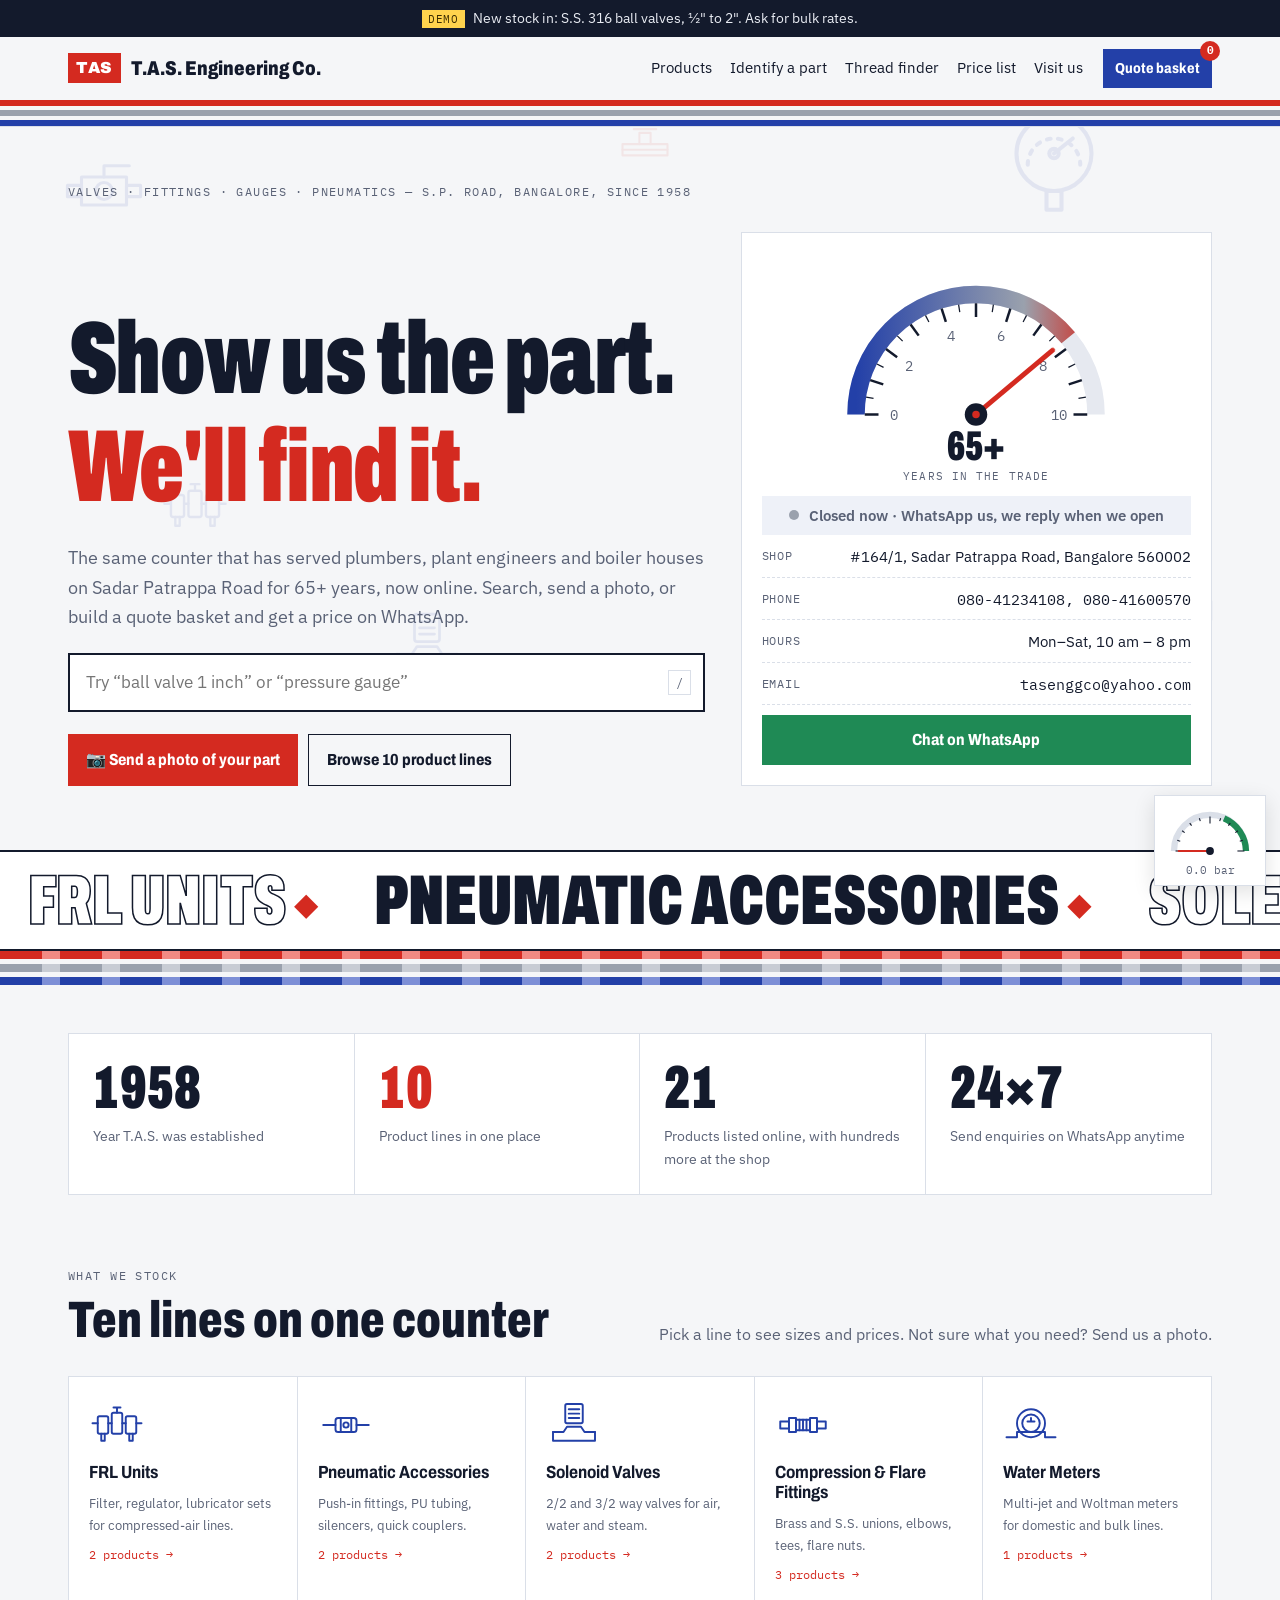
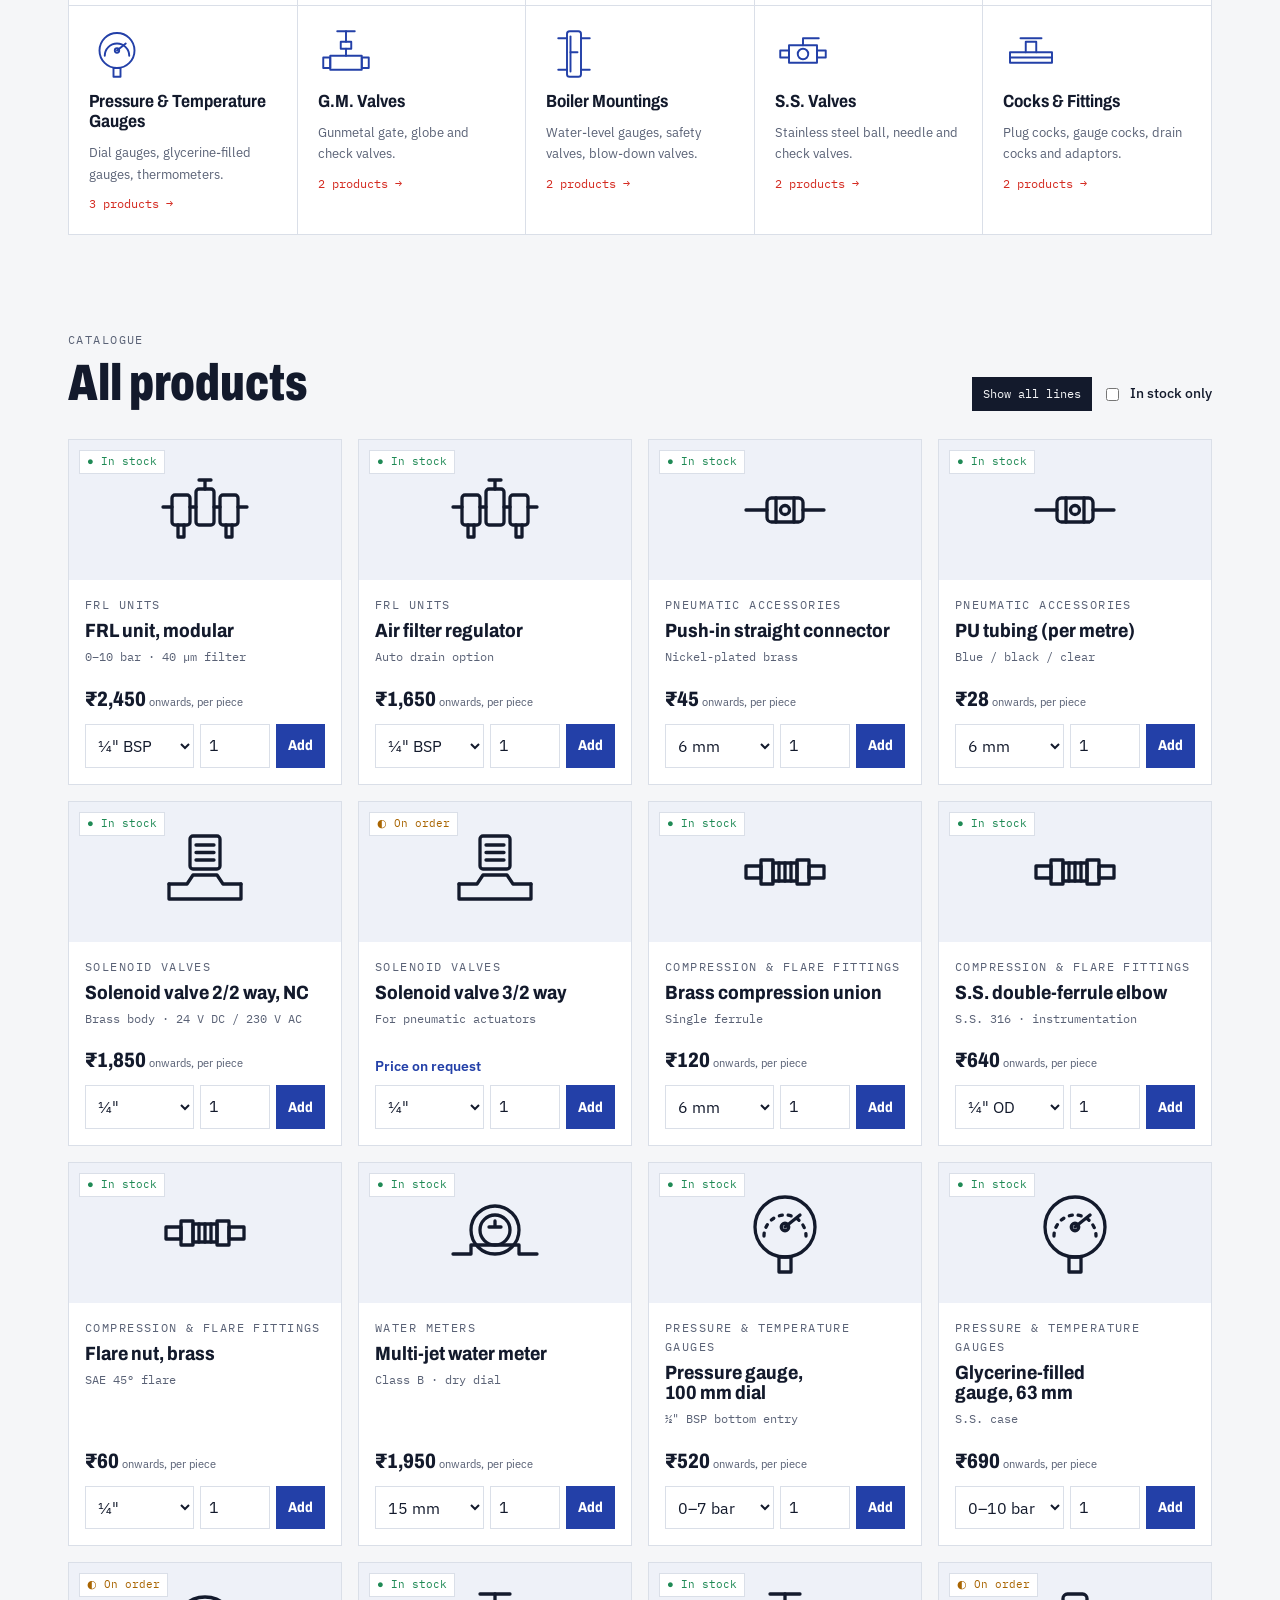
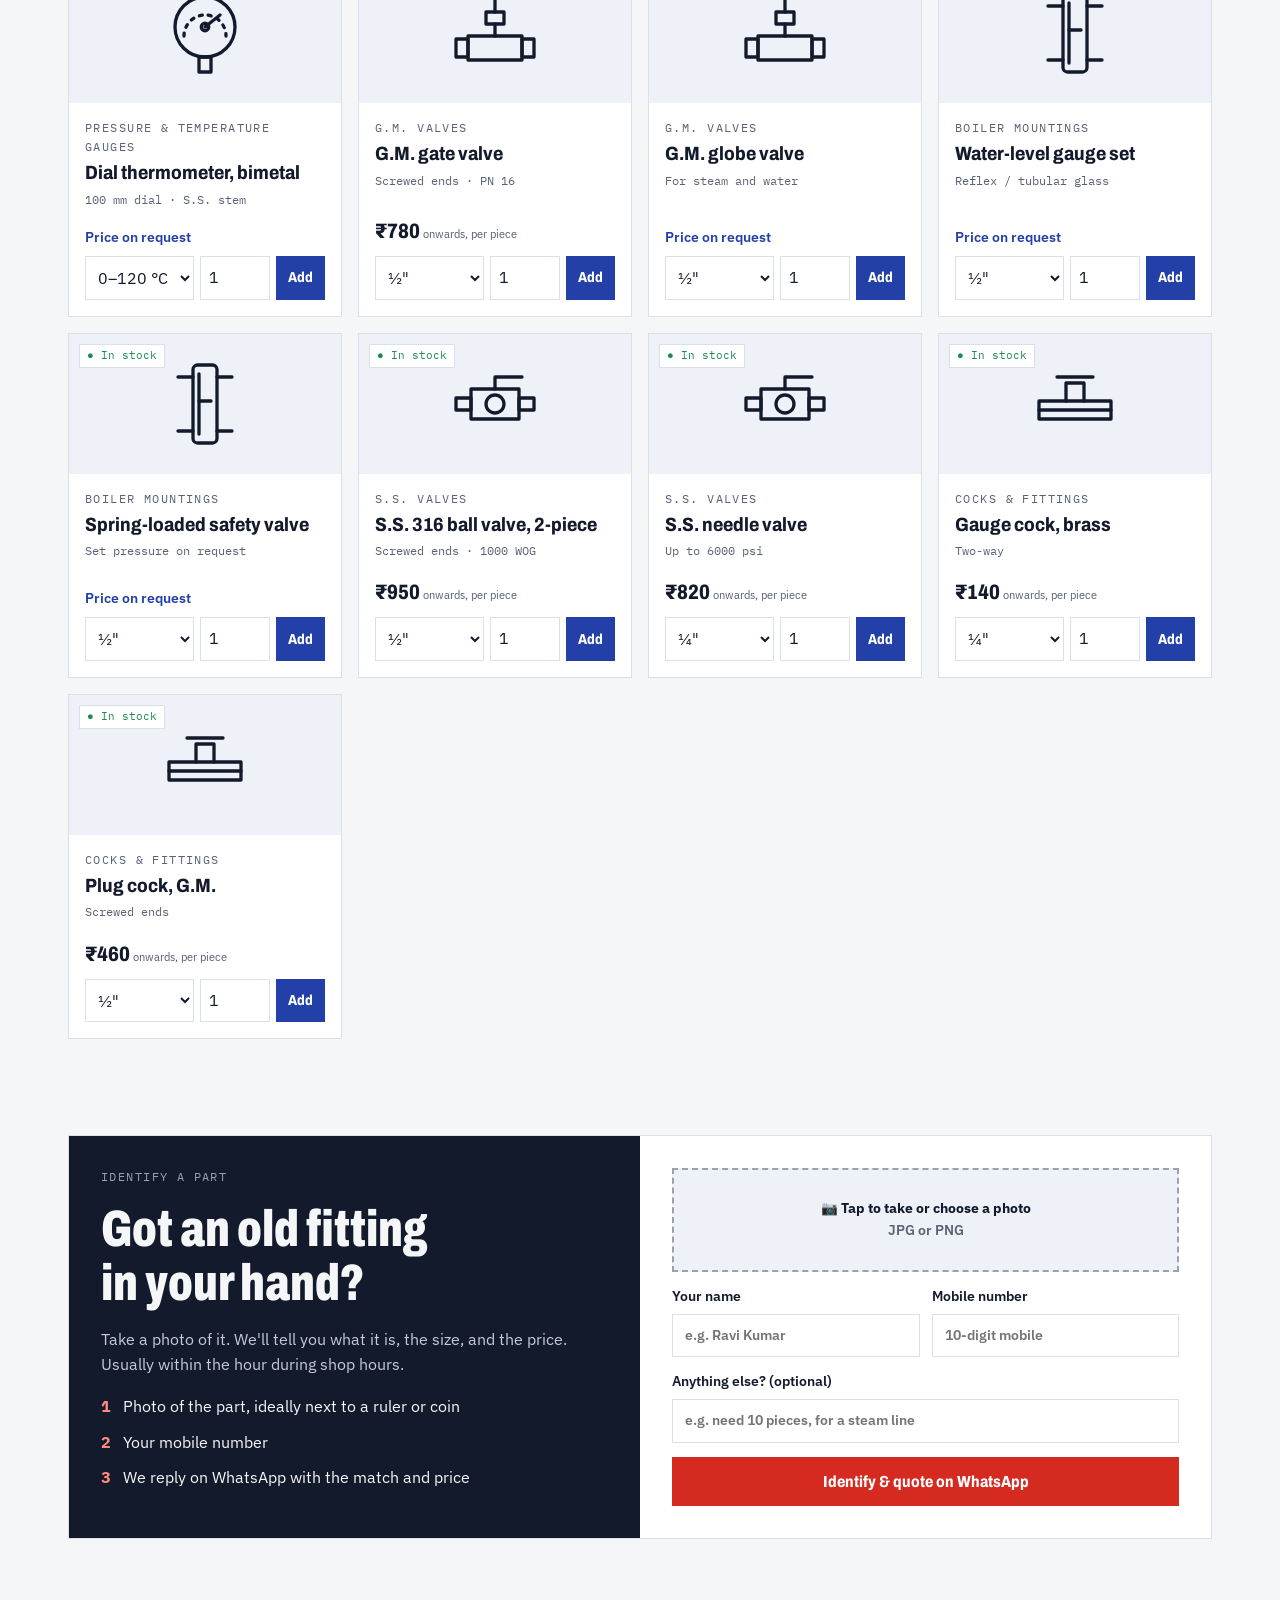
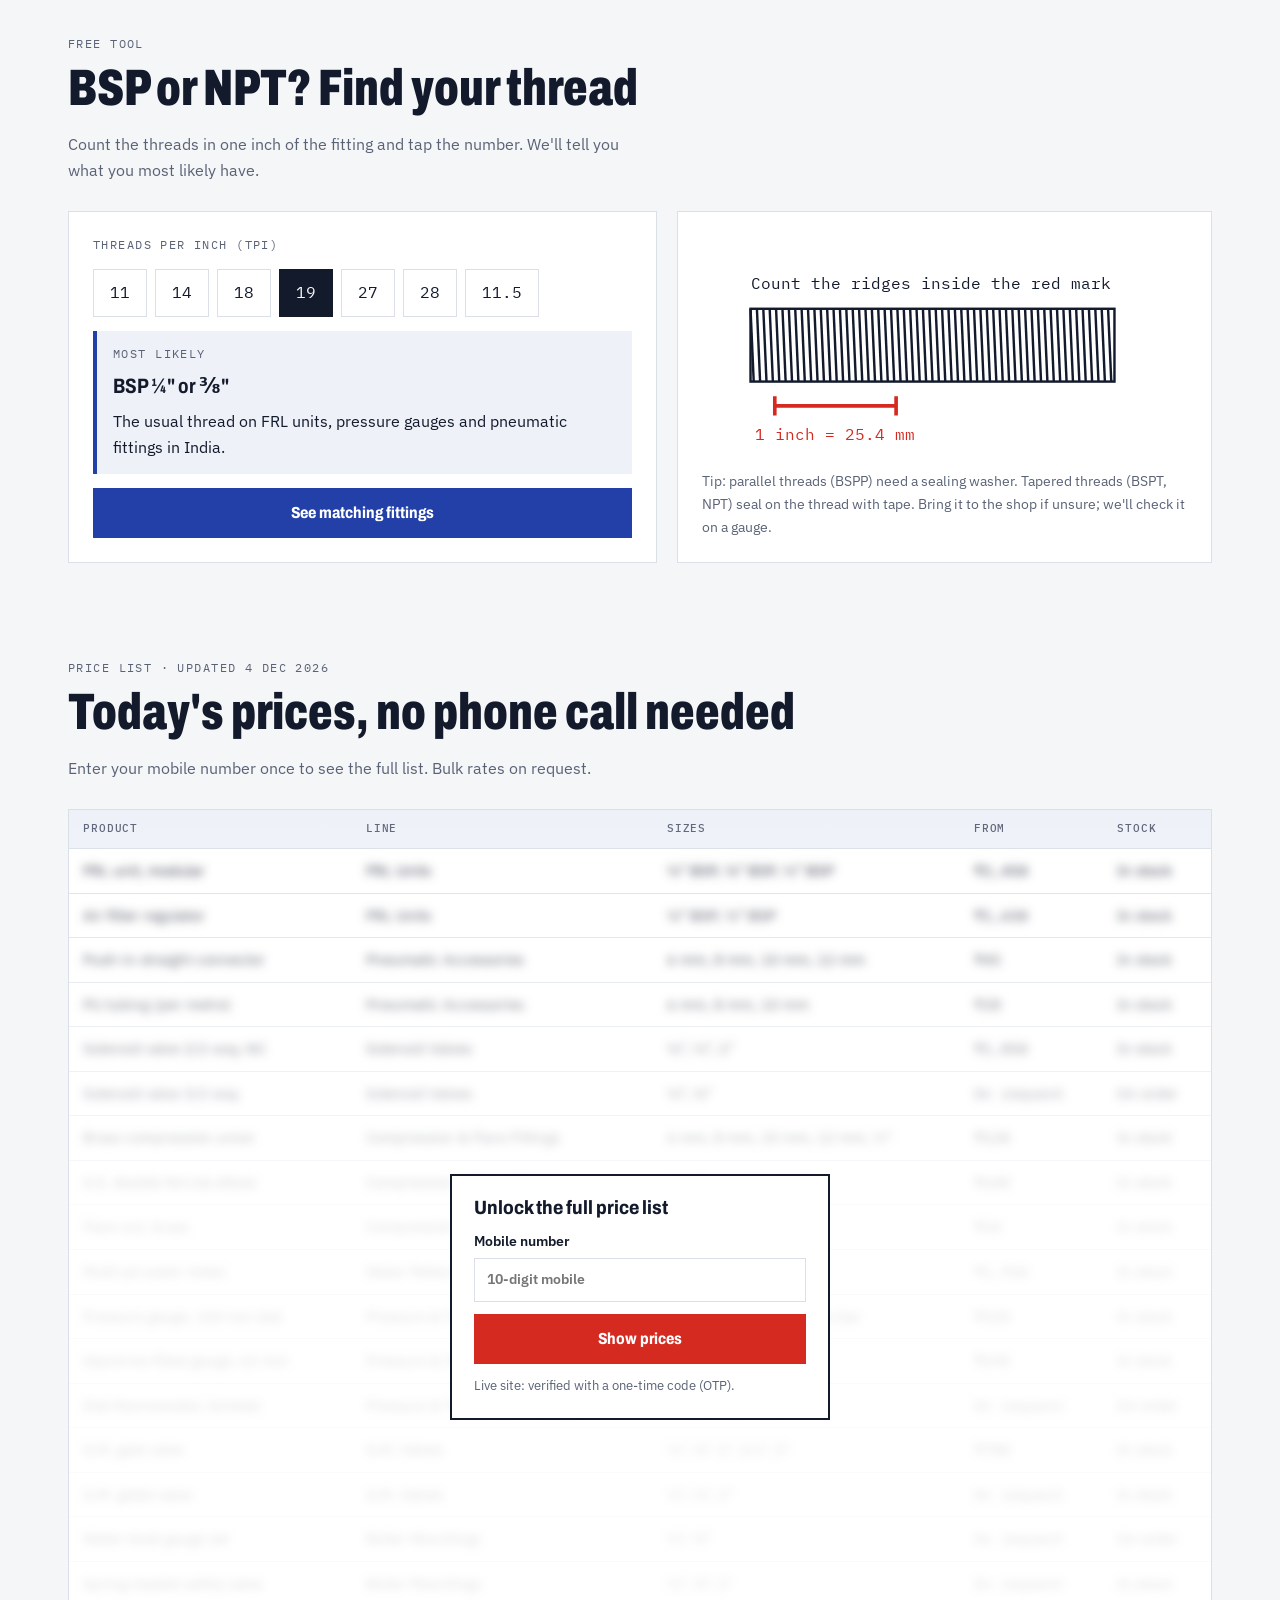
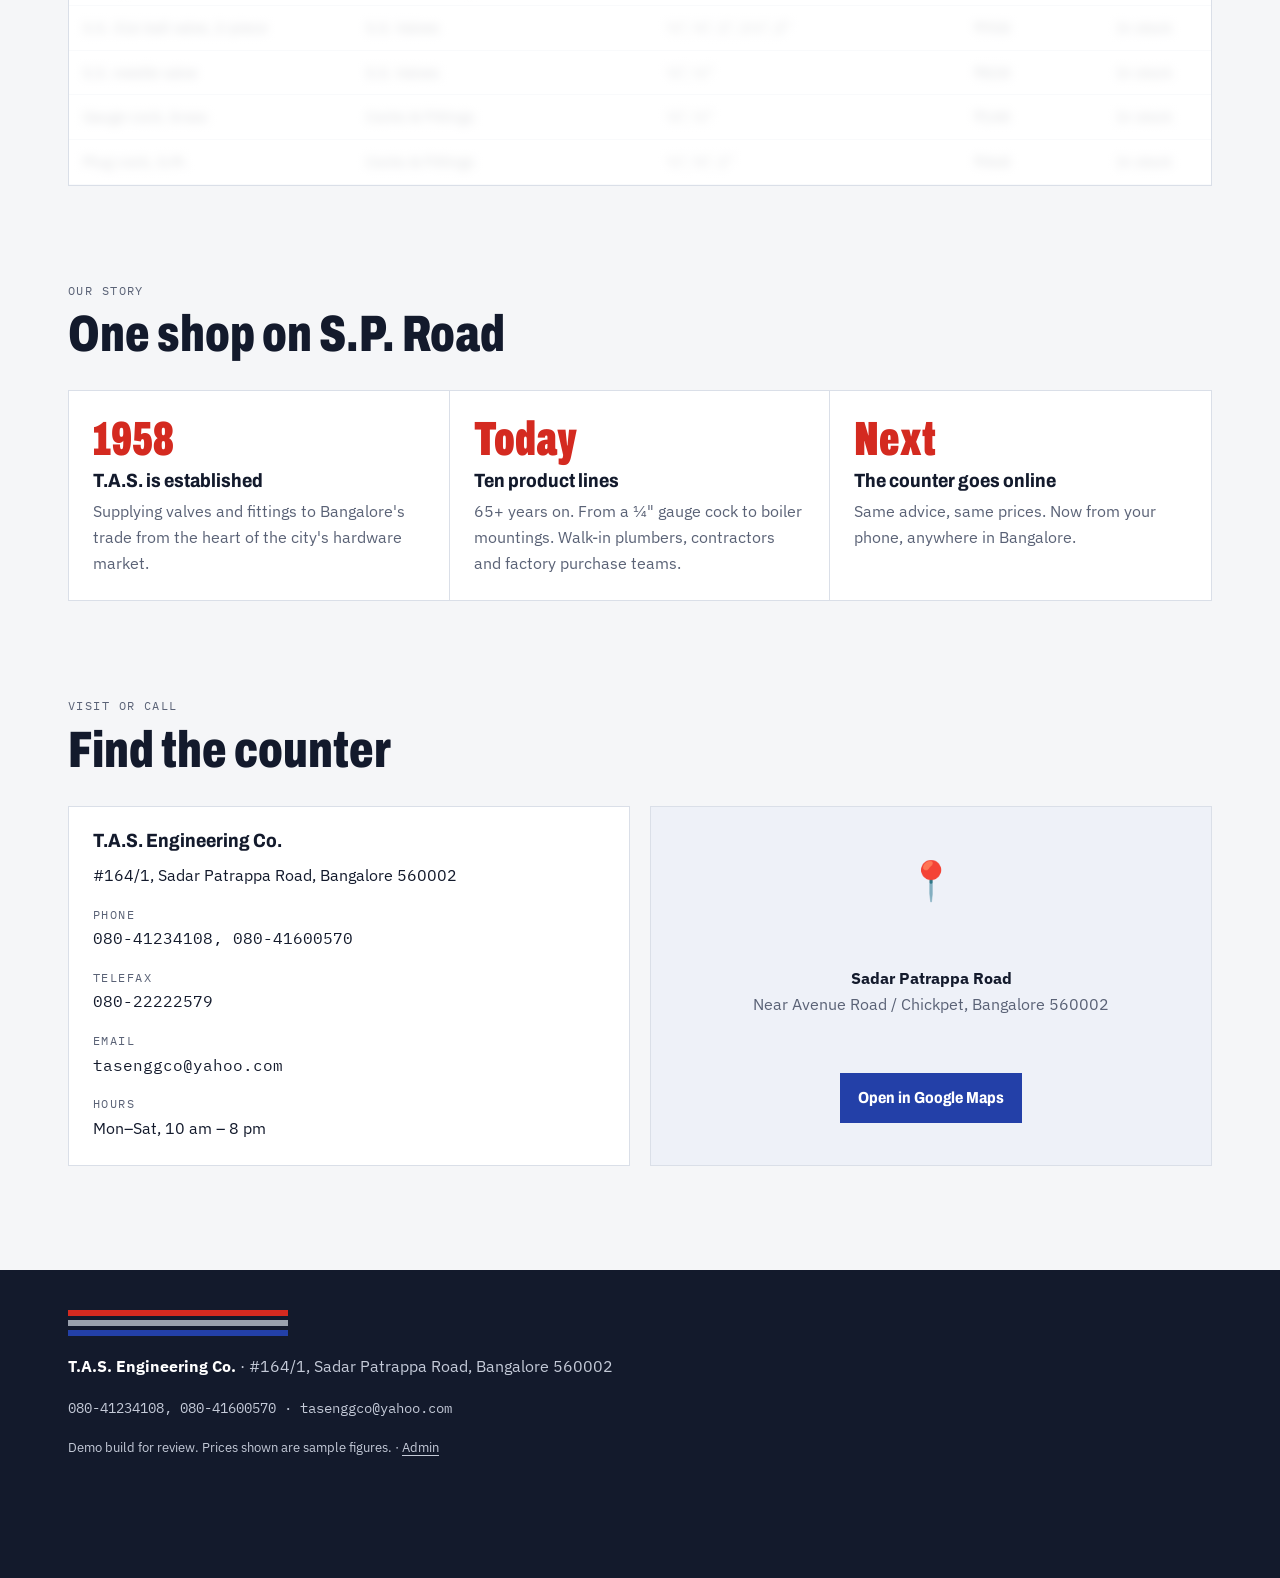
<file: index.html>
<!doctype html>
<html lang="en">
<head>
<meta charset="utf-8">
<meta name="viewport" content="width=device-width, initial-scale=1, viewport-fit=cover">
<title>T.A.S. Engineering Co. · Valves, Fittings & Gauges · S.P. Road, Bangalore</title>
<meta name="description" content="Valves, fittings, gauges, FRL units and solenoid valves from S.P. Road, Bangalore since 1958. Send a photo of your part and get a price on WhatsApp.">
<meta name="robots" content="noindex">
<link rel="preconnect" href="https://fonts.googleapis.com">
<link rel="preconnect" href="https://fonts.gstatic.com" crossorigin>
<link rel="stylesheet" href="https://fonts.googleapis.com/css2?family=Archivo:wdth,wght@62..125,400..900&family=IBM+Plex+Sans:wght@400;500;600&family=IBM+Plex+Mono:wght@400;500&display=swap">
<link rel="stylesheet" href="styles.css">
<link rel="icon" href="data:image/svg+xml,%3Csvg xmlns='http://www.w3.org/2000/svg' viewBox='0 0 32 32'%3E%3Crect width='32' height='32' fill='%23d42a20'/%3E%3Ctext x='16' y='22' font-family='Arial' font-weight='900' font-size='13' fill='white' text-anchor='middle'%3ETAS%3C/text%3E%3C/svg%3E">
</head>
<body>

<div class="banner"><span class="demo-tag">DEMO</span><span id="banner"></span></div>

<header class="top">
  <div class="wrap">
    <a class="logo" href="#top"><span class="badge">TAS</span><b>T.A.S. Engineering Co.</b></a>
    <nav class="main" aria-label="Main">
      <a href="#products">Products</a>
      <a href="#identify">Identify a part</a>
      <a href="#tools">Thread finder</a>
      <a href="#prices">Price list</a>
      <a href="#visit">Visit us</a>
    </nav>
    <button class="btn sm basket-btn" id="openBasket" type="button">Quote basket <span class="count" id="basketCount">0</span></button>
  </div>
  <div class="stripes" aria-hidden="true"><i></i><i></i><i></i></div>
</header>

<main id="top">
<div class="wrap">

  <section class="hero">
    <div class="floaters" id="floaters" aria-hidden="true"></div>
    <span class="eyebrow">Valves · fittings · gauges · pneumatics — S.P. Road, Bangalore, since <span data-b="since"></span></span>
    <div class="hero-grid">
      <div style="display:grid;gap:22px">
        <h1 class="reveal-h1"><span>Show us</span> <span>the part.</span><br><em><span>We'll</span> <span>find it.</span></em></h1>
        <p class="lede">The same counter that has served plumbers, plant engineers and boiler houses on Sadar Patrappa Road for 65+ years, now online. Search, send a photo, or build a quote basket and get a price on WhatsApp.</p>
        <div class="search" role="search">
          <input id="q" type="search" placeholder="Try “ball valve 1 inch” or “pressure gauge”" aria-label="Search products">
          <kbd>/</kbd>
        </div>
        <div class="hero-actions">
          <a class="btn red" href="#identify">📷 Send a photo of your part</a>
          <a class="btn ghost" href="#products">Browse 10 product lines</a>
        </div>
      </div>
      <div class="counter-card" aria-label="Shop details">
        <div class="big-gauge">
          <svg viewBox="0 0 240 150" aria-hidden="true">
            <defs><linearGradient id="arc" x1="0" x2="1"><stop offset="0" stop-color="#2340a8"/><stop offset=".7" stop-color="#9aa1ad"/><stop offset="1" stop-color="#d42a20"/></linearGradient></defs>
            <path d="M24 126 A96 96 0 0 1 216 126" fill="none" stroke="#e6e9f0" stroke-width="14"/>
            <path class="arc-fill" d="M24 126 A96 96 0 0 1 216 126" fill="none" stroke="url(#arc)" stroke-width="14" pathLength="100"/>
            <g id="bigTicks" stroke="#131a2c" stroke-width="2"></g>
            <g id="bigNums" font-family="IBM Plex Mono, monospace" font-size="11" fill="#5a6276" text-anchor="middle"></g>
            <line class="big-needle" x1="120" y1="126" x2="120" y2="46" stroke="#d42a20" stroke-width="4" stroke-linecap="round"/>
            <circle cx="120" cy="126" r="9" fill="#131a2c"/><circle cx="120" cy="126" r="3" fill="#d42a20"/>
          </svg>
          <div class="gauge-read"><b id="yrs">65+</b><span>years in the trade</span></div>
        </div>
        <div class="open-now" id="openNow"><i></i><span>Checking shop hours…</span></div>
        <div class="row"><span>Shop</span><span data-b="address"></span></div>
        <div class="row"><span>Phone</span><span class="mono" data-b="phones"></span></div>
        <div class="row"><span>Hours</span><span data-b="hours"></span></div>
        <div class="row"><span>Email</span><span class="mono" data-b="email"></span></div>
        <a class="btn wa" id="heroWa" href="#" target="_blank" rel="noopener">Chat on WhatsApp</a>
      </div>
    </div>
  </section>
</div>

  <div class="marquee" aria-hidden="true"><div class="track" id="marquee"></div></div>

  <div class="pipes" aria-hidden="true"><i></i><i></i><i></i></div>

<div class="wrap">
  <div class="numbers reveal">
    <div><b data-count="1958" data-plain="1">1958</b><span>Year T.A.S. was established</span></div>
    <div><b data-count="10">10</b><span>Product lines in one place</span></div>
    <div><b data-count="21" id="prodCount">21</b><span>Products listed online, with hundreds more at the shop</span></div>
    <div><b>24×7</b><span>Send enquiries on WhatsApp anytime</span></div>
  </div>

  <section class="block" id="lines">
    <div class="head">
      <div style="display:grid;gap:8px"><span class="eyebrow">What we stock</span><h2>Ten lines on one counter</h2></div>
      <p class="muted">Pick a line to see sizes and prices. Not sure what you need? Send us a photo.</p>
    </div>
    <div class="lines" id="lineGrid"></div>
  </section>

  <section class="block" id="products">
    <div class="head">
      <div style="display:grid;gap:8px"><span class="eyebrow">Catalogue</span><h2 id="prodTitle">All products</h2></div>
      <div class="toolbar">
        <button class="chip" type="button" id="clearFilter" aria-pressed="false">Show all lines</button>
        <label style="display:flex;align-items:center;gap:8px;font-weight:500"><input type="checkbox" id="inStock" style="width:auto"> In stock only</label>
      </div>
    </div>
    <div class="products" id="productGrid"></div>
  </section>

  <section class="block" id="identify">
    <div class="identify">
      <div class="left">
        <span class="eyebrow" style="color:#9aa1ad">Identify a part</span>
        <h2>Got an old fitting in your hand?</h2>
        <p>Take a photo of it. We'll tell you what it is, the size, and the price. Usually within the hour during shop hours.</p>
        <ol class="steps">
          <li><b>1</b><span>Photo of the part, ideally next to a ruler or coin</span></li>
          <li><b>2</b><span>Your mobile number</span></li>
          <li><b>3</b><span>We reply on WhatsApp with the match and price</span></li>
        </ol>
      </div>
      <form class="form" id="identifyForm" style="padding:32px">
        <label class="drop" id="drop" for="photo">
          <span id="dropText">📷 <b>Tap to take or choose a photo</b><br><span class="muted" style="font-size:.85rem">JPG or PNG</span></span>
          <input id="photo" type="file" accept="image/*" capture="environment" hidden>
        </label>
        <div class="two">
          <label>Your name<input id="idName" autocomplete="name" placeholder="e.g. Ravi Kumar"></label>
          <label>Mobile number<input id="idPhone" type="tel" inputmode="tel" required placeholder="10-digit mobile"></label>
        </div>
        <label>Anything else? (optional)<input id="idNote" placeholder="e.g. need 10 pieces, for a steam line"></label>
        <button class="btn red" type="submit">Identify &amp; quote on WhatsApp</button>
      </form>
    </div>
  </section>

  <section class="block" id="tools">
    <div class="head">
      <div style="display:grid;gap:8px"><span class="eyebrow">Free tool</span><h2>BSP or NPT? Find your thread</h2></div>
      <p class="muted">Count the threads in one inch of the fitting and tap the number. We'll tell you what you most likely have.</p>
    </div>
    <div class="tools">
      <div class="tool">
        <span class="eyebrow">Threads per inch (TPI)</span>
        <div class="tpi" id="tpi"></div>
        <div class="answer" id="tpiAnswer" aria-live="polite"></div>
        <button class="btn" type="button" id="tpiShop">See matching fittings</button>
      </div>
      <div class="tool">
        <svg class="thread-svg" viewBox="0 0 400 180" aria-label="How to count threads per inch">
          <rect x="40" y="60" width="300" height="60" fill="none" stroke="currentColor" stroke-width="2"/>
          <g id="threadLines" stroke="currentColor" stroke-width="2"></g>
          <path d="M60 140h100" stroke="#d42a20" stroke-width="3"/>
          <path d="M60 132v16M160 132v16" stroke="#d42a20" stroke-width="3"/>
          <text x="110" y="168" text-anchor="middle" font-family="IBM Plex Mono, monospace" font-size="13" fill="#d42a20">1 inch = 25.4 mm</text>
          <text x="40" y="44" font-family="IBM Plex Mono, monospace" font-size="13" fill="currentColor">Count the ridges inside the red mark</text>
        </svg>
        <p class="muted" style="font-size:.9rem">Tip: parallel threads (BSPP) need a sealing washer. Tapered threads (BSPT, NPT) seal on the thread with tape. Bring it to the shop if unsure; we'll check it on a gauge.</p>
      </div>
    </div>
  </section>

  <section class="block" id="prices">
    <div class="head">
      <div style="display:grid;gap:8px"><span class="eyebrow">Price list · updated <span id="plDate"></span></span><h2>Today's prices, no phone call needed</h2></div>
      <p class="muted">Enter your mobile number once to see the full list. Bulk rates on request.</p>
    </div>
    <div class="pricelist locked" id="pricelist">
      <div class="scroll"><table><thead><tr><th>Product</th><th>Line</th><th>Sizes</th><th>From</th><th>Stock</th></tr></thead><tbody id="plBody"></tbody></table></div>
      <div class="lock" id="lock">
        <form class="box" id="unlockForm">
          <h3>Unlock the full price list</h3>
          <label>Mobile number<input id="plPhone" type="tel" inputmode="tel" required placeholder="10-digit mobile"></label>
          <button class="btn red" type="submit">Show prices</button>
          <span class="muted" style="font-size:.8rem">Live site: verified with a one-time code (OTP).</span>
        </form>
      </div>
    </div>
  </section>

  <section class="block" id="story">
    <div class="head"><div style="display:grid;gap:8px"><span class="eyebrow">Our story</span><h2>One shop on S.P. Road</h2></div></div>
    <div class="story">
      <div><span class="yr" data-b="since"></span><h3>T.A.S. is established</h3><p class="muted">Supplying valves and fittings to Bangalore's trade from the heart of the city's hardware market.</p></div>
      <div><span class="yr">Today</span><h3>Ten product lines</h3><p class="muted">65+ years on. From a ¼" gauge cock to boiler mountings. Walk-in plumbers, contractors and factory purchase teams.</p></div>
      <div><span class="yr">Next</span><h3>The counter goes online</h3><p class="muted">Same advice, same prices. Now from your phone, anywhere in Bangalore.</p></div>
    </div>
  </section>

  <section class="block" id="visit">
    <div class="head"><div style="display:grid;gap:8px"><span class="eyebrow">Visit or call</span><h2>Find the counter</h2></div></div>
    <div class="visit">
      <div class="card">
        <h3 data-b="name"></h3>
        <p data-b="address"></p>
        <p><span class="eyebrow">Phone</span><br><span class="mono" data-b="phones"></span></p>
        <p><span class="eyebrow">Telefax</span><br><span class="mono" data-b="telefax"></span></p>
        <p><span class="eyebrow">Email</span><br><span class="mono" data-b="email"></span></p>
        <p><span class="eyebrow">Hours</span><br><span data-b="hours"></span></p>
      </div>
      <div class="map">
        <span style="font-size:2.4rem">📍</span>
        <p><b>Sadar Patrappa Road</b><br><span class="muted">Near Avenue Road / Chickpet, Bangalore 560002</span></p>
        <a class="btn" target="_blank" rel="noopener" href="https://www.google.com/maps/search/?api=1&query=164%2F1+Sadar+Patrappa+Road+Bangalore+560002">Open in Google Maps</a>
      </div>
    </div>
  </section>

</div>
</main>

<footer class="site">
  <div class="wrap">
    <div class="stripes" aria-hidden="true" style="max-width:220px"><i></i><i></i><i></i></div>
    <p><b data-b="name"></b> · <span data-b="address"></span></p>
    <p class="mono" style="font-size:.85rem"><span data-b="phones"></span> · <span data-b="email"></span></p>
    <p style="font-size:.8rem">Demo build for review. Prices shown are sample figures. · <a href="admin.html">Admin</a></p>
  </div>
</footer>

<div class="gauge" aria-hidden="true">
  <svg viewBox="0 0 120 74">
    <path d="M14 60 A46 46 0 0 1 106 60" fill="none" stroke="#dadfe8" stroke-width="8"/>
    <path d="M78 18.5 A46 46 0 0 1 106 60" fill="none" stroke="#1f8a55" stroke-width="8"/>
    <g id="ticks" stroke="#131a2c" stroke-width="1.4"></g>
    <line id="needle" x1="60" y1="60" x2="60" y2="20" stroke="#d42a20" stroke-width="2.6" stroke-linecap="round"/>
    <circle cx="60" cy="60" r="5" fill="#131a2c"/>
  </svg>
  <div class="read" id="read">0.0 bar</div>
</div>

<div id="slip"></div>

<script src="data.js"></script>
<script src="common.js"></script>
<script src="app.js"></script>
<script src="years.js"></script>
</body>
</html>
</file>
<file: styles.css>
/* Identity: the red / grey / blue stripe from the TAS visiting card runs through the site like pipelines. */
:root{
  --paper:#f5f6f8; --card:#ffffff; --ink:#131a2c; --muted:#5a6276; --line:#dadfe8;
  --red:#d42a20; --blue:#2340a8; --steel:#9aa1ad; --tint:#eef1f8; --ok:#1f8a55;
  --display:"Archivo","Arial Narrow",system-ui,sans-serif;
  --body:"IBM Plex Sans",system-ui,-apple-system,"Segoe UI",sans-serif;
  --mono:"IBM Plex Mono",ui-monospace,Menlo,Consolas,monospace;
}
*{box-sizing:border-box}
[hidden]{display:none!important}
html,body{overflow-x:clip}
html{scroll-behavior:smooth}
@media (prefers-reduced-motion:reduce){html{scroll-behavior:auto}*{transition:none!important;animation:none!important}}
body{margin:0;background:var(--paper);color:var(--ink);font:16px/1.6 var(--body)}
a{color:var(--blue);text-underline-offset:3px}
button,input,select,textarea{font:inherit;color:inherit}
:focus-visible{outline:2px solid var(--red);outline-offset:2px}
h1,h2,h3{font-family:var(--display);line-height:1.05;margin:0;text-wrap:balance}
h2{font-size:clamp(2rem,4.5vw,3.2rem);font-weight:850;font-variation-settings:"wdth" 72}
h3{font-size:1.2rem;font-weight:750;font-variation-settings:"wdth" 88}
p{margin:0}
.wrap{max-width:1180px;margin:0 auto;padding-inline:max(18px,env(safe-area-inset-left))}
.eyebrow{font-family:var(--mono);font-size:.74rem;letter-spacing:.12em;text-transform:uppercase;color:var(--muted)}
.mono{font-family:var(--mono)}
.muted{color:var(--muted)}
.stripes{display:grid;gap:4px}
.stripes i{display:block;height:6px}
.stripes i:nth-child(1){background:var(--red)}.stripes i:nth-child(2){background:var(--steel)}.stripes i:nth-child(3){background:var(--blue)}

.btn{display:inline-flex;align-items:center;justify-content:center;gap:8px;border:0;background:var(--blue);color:#fff;padding:12px 18px;font-family:var(--display);font-weight:750;font-variation-settings:"wdth" 85;font-size:1rem;cursor:pointer;text-decoration:none}
.btn.red{background:var(--red)}
.btn.ghost{background:transparent;color:var(--ink);border:1.5px solid var(--ink)}
.btn.wa{background:#1f8a55}
.btn.sm{padding:8px 12px;font-size:.9rem}
.btn:disabled{opacity:.5;cursor:not-allowed}
input,select,textarea{border:1.5px solid var(--line);background:var(--card);padding:10px 12px;width:100%}
input:focus,select:focus,textarea:focus{border-color:var(--blue);outline:none}
label{font-size:.85rem;font-weight:600;display:grid;gap:6px}

/* banner + header */
.banner{background:var(--ink);color:#e9ecf3;font-size:.88rem;text-align:center;padding:7px 16px}
.banner b{color:#ffb4ae}
.demo-tag{background:#ffd34d;color:#3a2c00;font-family:var(--mono);font-size:.7rem;padding:2px 6px;margin-right:8px;letter-spacing:.06em}
header.top{position:sticky;top:0;z-index:20;background:color-mix(in srgb,var(--paper) 92%,transparent);backdrop-filter:blur(8px);border-bottom:1px solid var(--line)}
.top .wrap{display:flex;align-items:center;gap:20px;padding-block:12px}
.logo{display:flex;align-items:center;gap:10px;text-decoration:none;color:var(--ink)}
.logo .badge{background:var(--red);color:#fff;font-family:var(--display);font-weight:900;padding:2px 8px;letter-spacing:.04em}
.logo b{font-family:var(--display);font-weight:850;font-variation-settings:"wdth" 80;font-size:1.25rem}
nav.main{display:flex;gap:18px;margin-left:auto;font-size:.92rem}
nav.main a{color:var(--ink);text-decoration:none}
nav.main a:hover{color:var(--red)}
.basket-btn{position:relative}
.basket-btn .count{position:absolute;top:-8px;right:-8px;background:var(--red);color:#fff;font-size:.7rem;min-width:20px;height:20px;border-radius:10px;display:grid;place-items:center;font-family:var(--mono)}
@media (max-width:860px){nav.main{display:none}.top .wrap{gap:10px}.basket-btn{margin-left:auto}}

/* hero */
.hero{padding-block:56px 40px;display:grid;gap:30px}
.hero h1{font-size:clamp(2.8rem,9vw,6.4rem);font-weight:900;font-variation-settings:"wdth" 64;letter-spacing:-.015em}
.hero h1 em{font-style:normal;color:var(--red)}
.hero .lede{font-size:1.15rem;color:var(--muted);max-width:60ch}
.hero-grid{display:grid;grid-template-columns:1.35fr 1fr;gap:36px;align-items:end}
.hero-grid>*{min-width:0}
.search{display:flex;border:2px solid var(--ink);background:var(--card)}
.search input{border:0;padding:14px 16px;font-size:1.05rem}
.search kbd{align-self:center;margin-right:12px;font-family:var(--mono);font-size:.75rem;border:1px solid var(--line);padding:2px 7px;color:var(--muted)}
.hero-actions{display:flex;gap:10px;flex-wrap:wrap}
.counter-card{background:var(--card);border:1px solid var(--line);padding:20px;display:grid;gap:10px;font-size:.92rem}
.counter-card .row{display:flex;justify-content:space-between;gap:12px;border-bottom:1px dashed var(--line);padding-bottom:8px}
.counter-card .row:last-child{border:0;padding:0}
.counter-card .row span:first-child{font-family:var(--mono);font-size:.74rem;color:var(--muted);text-transform:uppercase;letter-spacing:.08em;padding-top:2px}
.counter-card .row span:last-child{text-align:right}
@media (max-width:860px){.hero-grid{grid-template-columns:1fr}}

section.block{padding-block:72px 24px;display:grid;gap:28px}
.head{display:flex;justify-content:space-between;align-items:end;gap:16px;flex-wrap:wrap}
.head p{max-width:56ch}

/* product lines */
.lines{display:grid;grid-template-columns:repeat(auto-fill,minmax(210px,1fr));gap:1px;background:var(--line);border:1px solid var(--line)}
.line-card{background:var(--card);padding:20px;display:grid;gap:10px;align-content:start;cursor:pointer;border:0;text-align:left;transition:background .15s}
.line-card:hover,.line-card[aria-pressed="true"]{background:var(--tint)}
.line-card[aria-pressed="true"]{box-shadow:inset 0 -4px 0 var(--red)}
.line-card svg{color:var(--blue)}
.line-card b{font-family:var(--display);font-variation-settings:"wdth" 85;font-size:1.1rem;line-height:1.15}
.line-card span{font-size:.84rem;color:var(--muted)}
.line-card .n{font-family:var(--mono);font-size:.72rem;color:var(--red)}

/* products */
.toolbar{display:flex;gap:10px;flex-wrap:wrap;align-items:center}
.chip{font-family:var(--mono);font-size:.78rem;border:1px solid var(--line);background:var(--card);padding:6px 10px;cursor:pointer}
.chip[aria-pressed="true"]{background:var(--ink);color:var(--paper);border-color:var(--ink)}
.products{display:grid;grid-template-columns:repeat(auto-fill,minmax(260px,1fr));gap:16px}
.product{background:var(--card);border:1px solid var(--line);display:grid;grid-template-rows:auto 1fr auto;min-width:0}
.product .pic{background:var(--tint);display:grid;place-items:center;padding:22px;color:var(--ink);position:relative}
.product .stock{position:absolute;top:10px;left:10px;font-family:var(--mono);font-size:.7rem;padding:2px 7px;background:var(--card);border:1px solid var(--line)}
.product .stock.in{color:var(--ok)}
.product .stock.order{color:#a86400}
.product .body{padding:16px;display:grid;gap:6px;align-content:start}
.product .spec{font-family:var(--mono);font-size:.76rem;color:var(--muted)}
.product .foot{padding:0 16px 16px;display:grid;gap:8px}
.product .price{font-family:var(--display);font-weight:800;font-size:1.3rem;font-variation-settings:"wdth" 80;font-variant-numeric:tabular-nums}
.product .price small{font-family:var(--body);font-weight:400;font-size:.75rem;color:var(--muted)}
.product .ask{font-size:.9rem;color:var(--blue);font-weight:600}
.product .act{display:grid;grid-template-columns:1fr 70px auto;gap:6px}
.product .act select,.product .act input{padding:8px}
.empty{padding:40px;text-align:center;background:var(--card);border:1px dashed var(--line);color:var(--muted)}

/* identify */
.identify{display:grid;grid-template-columns:1fr 1fr;gap:0;background:var(--card);border:1px solid var(--line)}
.identify>*{min-width:0;padding:32px}
.identify .left{background:var(--ink);color:var(--paper);display:grid;gap:16px;align-content:start}
.identify .left h2{color:var(--paper)}
.identify .left p{color:#c4cad8}
.identify .steps{display:grid;gap:10px;margin:0;padding:0;list-style:none}
.identify .steps li{display:flex;gap:12px;align-items:baseline}
.identify .steps b{font-family:var(--mono);color:#ff8a80}
.drop{border:2px dashed var(--steel);padding:28px;text-align:center;cursor:pointer;display:grid;gap:8px;place-items:center;background:var(--tint)}
.drop.has{padding:10px}
.drop img{max-height:220px;object-fit:contain}
.form{display:grid;gap:14px}
.two{display:grid;grid-template-columns:1fr 1fr;gap:12px}
@media (max-width:860px){.identify{grid-template-columns:1fr}.identify>*{padding:22px}.two{grid-template-columns:1fr}}

/* thread finder */
.tools{display:grid;grid-template-columns:1.1fr 1fr;gap:20px}
.tools>*{min-width:0}
.tool{background:var(--card);border:1px solid var(--line);padding:24px;display:grid;gap:14px;align-content:start}
.tpi{display:flex;gap:8px;flex-wrap:wrap}
.tpi .chip{font-size:1rem;padding:10px 16px}
.answer{border-left:4px solid var(--blue);background:var(--tint);padding:14px 16px;display:grid;gap:6px}
.answer b{font-family:var(--display);font-size:1.3rem;font-variation-settings:"wdth" 80}
.thread-svg{width:100%;height:auto;color:var(--ink)}
@media (max-width:860px){.tools{grid-template-columns:1fr}}

/* price list */
.pricelist{position:relative;background:var(--card);border:1px solid var(--line);overflow:hidden}
.pricelist .scroll{overflow-x:auto}
table{border-collapse:collapse;width:100%;min-width:620px;font-size:.92rem}
th,td{text-align:left;padding:10px 14px;border-bottom:1px solid var(--line)}
th{font-family:var(--mono);font-size:.7rem;text-transform:uppercase;letter-spacing:.08em;color:var(--muted);font-weight:500;background:var(--tint)}
td.num{font-variant-numeric:tabular-nums;font-family:var(--mono)}
.pricelist.locked tbody{filter:blur(5px);user-select:none}
.lock{position:absolute;inset:0;display:grid;place-items:center;background:linear-gradient(transparent,color-mix(in srgb,var(--card) 85%,transparent) 40%)}
.lock .box{background:var(--card);border:2px solid var(--ink);padding:22px;display:grid;gap:12px;width:min(380px,90%)}

/* story */
.story{display:grid;grid-template-columns:repeat(3,1fr);gap:0;border:1px solid var(--line);background:var(--card)}
.story>div{padding:24px;border-right:1px solid var(--line);display:grid;gap:8px;align-content:start}
.story>div:last-child{border:0}
.story .yr{font-family:var(--display);font-weight:900;font-size:3rem;font-variation-settings:"wdth" 62;color:var(--red);line-height:1}
@media (max-width:760px){.story{grid-template-columns:1fr}.story>div{border-right:0;border-bottom:1px solid var(--line)}}

/* visit */
.visit{display:grid;grid-template-columns:1fr 1fr;gap:20px}
.visit>*{min-width:0}
.visit .card{background:var(--card);border:1px solid var(--line);padding:24px;display:grid;gap:12px;align-content:start}
.map{background:var(--tint);border:1px solid var(--line);display:grid;place-items:center;min-height:260px;padding:20px;text-align:center;gap:10px}
@media (max-width:760px){.visit{grid-template-columns:1fr}}

footer.site{margin-top:80px;background:var(--ink);color:#c4cad8;padding-block:40px 120px}
footer.site .wrap{display:grid;gap:18px}
footer.site b{color:#fff}
footer.site a{color:#c4cad8}

/* drawer */
.overlay{position:fixed;inset:0;background:rgb(10 14 25 / .5);z-index:40}
.drawer{position:fixed;top:0;right:0;bottom:0;width:min(440px,100%);background:var(--paper);z-index:41;display:grid;grid-template-rows:auto 1fr auto;box-shadow:-10px 0 30px rgb(0 0 0 / .2)}
.drawer header{padding:18px 20px;display:flex;justify-content:space-between;align-items:center;border-bottom:1px solid var(--line)}
.drawer .items{overflow:auto;padding:16px 20px;display:grid;gap:10px;align-content:start}
.drawer .item{background:var(--card);border:1px solid var(--line);padding:12px;display:grid;grid-template-columns:1fr auto;gap:6px}
.drawer .item .mono{font-size:.75rem;color:var(--muted)}
.drawer .qty{display:flex;gap:6px;align-items:center}
.drawer .qty button{width:30px;height:30px;border:1px solid var(--line);background:var(--card);cursor:pointer}
.drawer footer{padding:16px 20px;border-top:1px solid var(--line);display:grid;gap:10px}
.x{background:none;border:0;font-size:1.6rem;cursor:pointer;line-height:1}

.modal{position:fixed;inset:0;z-index:50;display:grid;place-items:center;background:rgb(10 14 25 / .55);padding:16px}
.modal .box{background:var(--paper);max-width:520px;width:100%;padding:24px;display:grid;gap:14px;max-height:90vh;overflow:auto}
.modal pre{white-space:pre-wrap;background:var(--card);border:1px solid var(--line);padding:12px;font-family:var(--mono);font-size:.8rem;margin:0}

.toast{position:fixed;left:50%;bottom:24px;transform:translateX(-50%);background:var(--ink);color:#fff;padding:10px 18px;z-index:60;font-size:.92rem}

/* gauge */
.gauge{position:fixed;right:calc(14px + env(safe-area-inset-right,0px));bottom:calc(14px + env(safe-area-inset-bottom,0px));width:112px;background:var(--card);border:1px solid var(--line);padding:8px 8px 6px;z-index:30;box-shadow:0 6px 20px rgb(0 0 0 / .12)}
.gauge svg{display:block;width:100%;height:auto}
.gauge .read{font-family:var(--mono);font-size:.66rem;text-align:center;color:var(--muted);font-variant-numeric:tabular-nums}
#needle{transform-origin:60px 60px;transition:transform .3s cubic-bezier(.3,1.7,.5,1)}
@media (max-width:520px){.gauge{width:84px}}

/* slip (print) */
#slip{display:none}
@media print{
  body>*:not(#slip){display:none!important}
  #slip{display:block;padding:20px;font-size:12pt}
}

/* ===== landing page showpieces ===== */
.hero{position:relative}
.hero>*:not(.floaters){position:relative;z-index:1}
.floaters{position:absolute;inset:-40px -60px 0;z-index:0;pointer-events:none;overflow:hidden}
.floaters span{position:absolute;color:var(--blue);opacity:.09;transition:transform .6s cubic-bezier(.2,.8,.2,1)}
.floaters span:nth-child(3n){color:var(--red);opacity:.08}
.floaters svg{animation:bob 7s ease-in-out infinite alternate}
.floaters span:nth-child(2n) svg{animation-duration:9s;animation-direction:alternate-reverse}
@keyframes bob{from{transform:translateY(-8px) rotate(-4deg)}to{transform:translateY(10px) rotate(5deg)}}

.reveal-h1 span{display:inline-block;animation:rise .8s cubic-bezier(.2,.9,.2,1) both}
.reveal-h1 span:nth-of-type(2){animation-delay:.08s}
.reveal-h1 em span:nth-of-type(1){animation-delay:.22s}
.reveal-h1 em span:nth-of-type(2){animation-delay:.3s}
@keyframes rise{from{opacity:0;transform:translateY(40px) skewY(4deg)}to{opacity:1;transform:none}}

.big-gauge{display:grid;place-items:center;position:relative;padding-top:4px}
.big-gauge svg{width:100%;max-width:300px;height:auto}
.arc-fill{stroke-dasharray:100;stroke-dashoffset:100;animation:fill 1.6s .3s cubic-bezier(.3,.8,.2,1) forwards}
@keyframes fill{to{stroke-dashoffset:22}}
.big-needle{transform-origin:120px 126px;transform:rotate(-90deg);animation:sweep 1.8s .3s cubic-bezier(.3,1.5,.4,1) forwards}
@keyframes sweep{to{transform:rotate(50deg)}}
.gauge-read{display:grid;justify-items:center;margin-top:-18px}
.gauge-read b{font-family:var(--display);font-size:2.6rem;font-weight:900;font-variation-settings:"wdth" 62;line-height:1;font-variant-numeric:tabular-nums}
.gauge-read span{font-family:var(--mono);font-size:.7rem;color:var(--muted);text-transform:uppercase;letter-spacing:.1em}
.open-now{display:flex;align-items:center;gap:10px;justify-content:center;font-weight:600;font-size:.92rem;padding:8px;background:var(--tint)}
.open-now i{width:10px;height:10px;border-radius:50%;background:var(--steel)}
.open-now.open i{background:#1f8a55;box-shadow:0 0 0 0 rgb(31 138 85 / .6);animation:pulse 1.8s infinite}
.open-now.open{color:#1f6b45}
.open-now.closed{color:var(--muted)}
@keyframes pulse{70%{box-shadow:0 0 0 10px rgb(31 138 85 / 0)}100%{box-shadow:0 0 0 0 rgb(31 138 85 / 0)}}

.marquee{overflow:hidden;border-block:2px solid var(--ink);background:var(--card);margin-top:24px}
.marquee .track{display:flex;width:max-content;animation:slide 40s linear infinite}
.marquee:hover .track{animation-play-state:paused}
.marquee span{font-family:var(--display);font-weight:900;font-variation-settings:"wdth" 62;font-size:clamp(2.2rem,6vw,4.4rem);text-transform:uppercase;padding:10px 28px;white-space:nowrap;line-height:1.1}
.marquee span:nth-child(odd){color:transparent;-webkit-text-stroke:1.5px var(--ink)}
.marquee span b{color:var(--red);-webkit-text-stroke:0}
@keyframes slide{to{transform:translateX(-50%)}}

.pipes{display:grid;gap:5px;margin-block:0 10px}
.pipes i{display:block;height:8px;background-size:60px 8px;animation:flow 1.6s linear infinite}
.pipes i:nth-child(1){background-image:linear-gradient(90deg,var(--red) 70%,#f08a83 70%)}
.pipes i:nth-child(2){background-image:linear-gradient(90deg,var(--steel) 70%,#c8ccd4 70%);animation-duration:2.4s}
.pipes i:nth-child(3){background-image:linear-gradient(90deg,var(--blue) 70%,#7d8fd6 70%);animation-duration:1.2s}
@keyframes flow{to{background-position:60px 0}}

.numbers{display:grid;grid-template-columns:repeat(4,1fr);gap:0;margin-top:48px;border:1px solid var(--line);background:var(--card)}
.numbers>div{padding:24px;border-right:1px solid var(--line);display:grid;gap:6px;align-content:start}
.numbers>div:last-child{border:0}
.numbers b{font-family:var(--display);font-weight:900;font-variation-settings:"wdth" 62;font-size:clamp(2.6rem,5vw,3.8rem);line-height:1;color:var(--ink);font-variant-numeric:tabular-nums}
.numbers>div:nth-child(2) b{color:var(--red)}
.numbers span{font-size:.88rem;color:var(--muted)}
@media (max-width:760px){.numbers{grid-template-columns:1fr 1fr}.numbers>div:nth-child(2){border-right:0}.numbers>div:nth-child(-n+2){border-bottom:1px solid var(--line)}}

.line-card svg{transition:transform .35s cubic-bezier(.3,1.6,.5,1)}
.line-card:hover svg{transform:rotate(-8deg) scale(1.12)}
.line-card svg *{stroke-dasharray:220;stroke-dashoffset:0}
.line-card:hover svg *{animation:draw .9s ease forwards}
@keyframes draw{from{stroke-dashoffset:220}to{stroke-dashoffset:0}}
.product{transition:transform .25s,box-shadow .25s}
.product:hover{transform:translateY(-4px);box-shadow:0 14px 30px rgb(19 26 44 / .12)}

.reveal.in{animation:up .7s cubic-bezier(.2,.9,.2,1) both}
@keyframes up{from{opacity:.001;transform:translateY(30px)}to{opacity:1;transform:none}}
@media (prefers-reduced-motion:reduce){.arc-fill{stroke-dashoffset:22}.big-needle{transform:rotate(50deg)}}
.marquee span b{font-size:.45em;vertical-align:middle}
</file>
